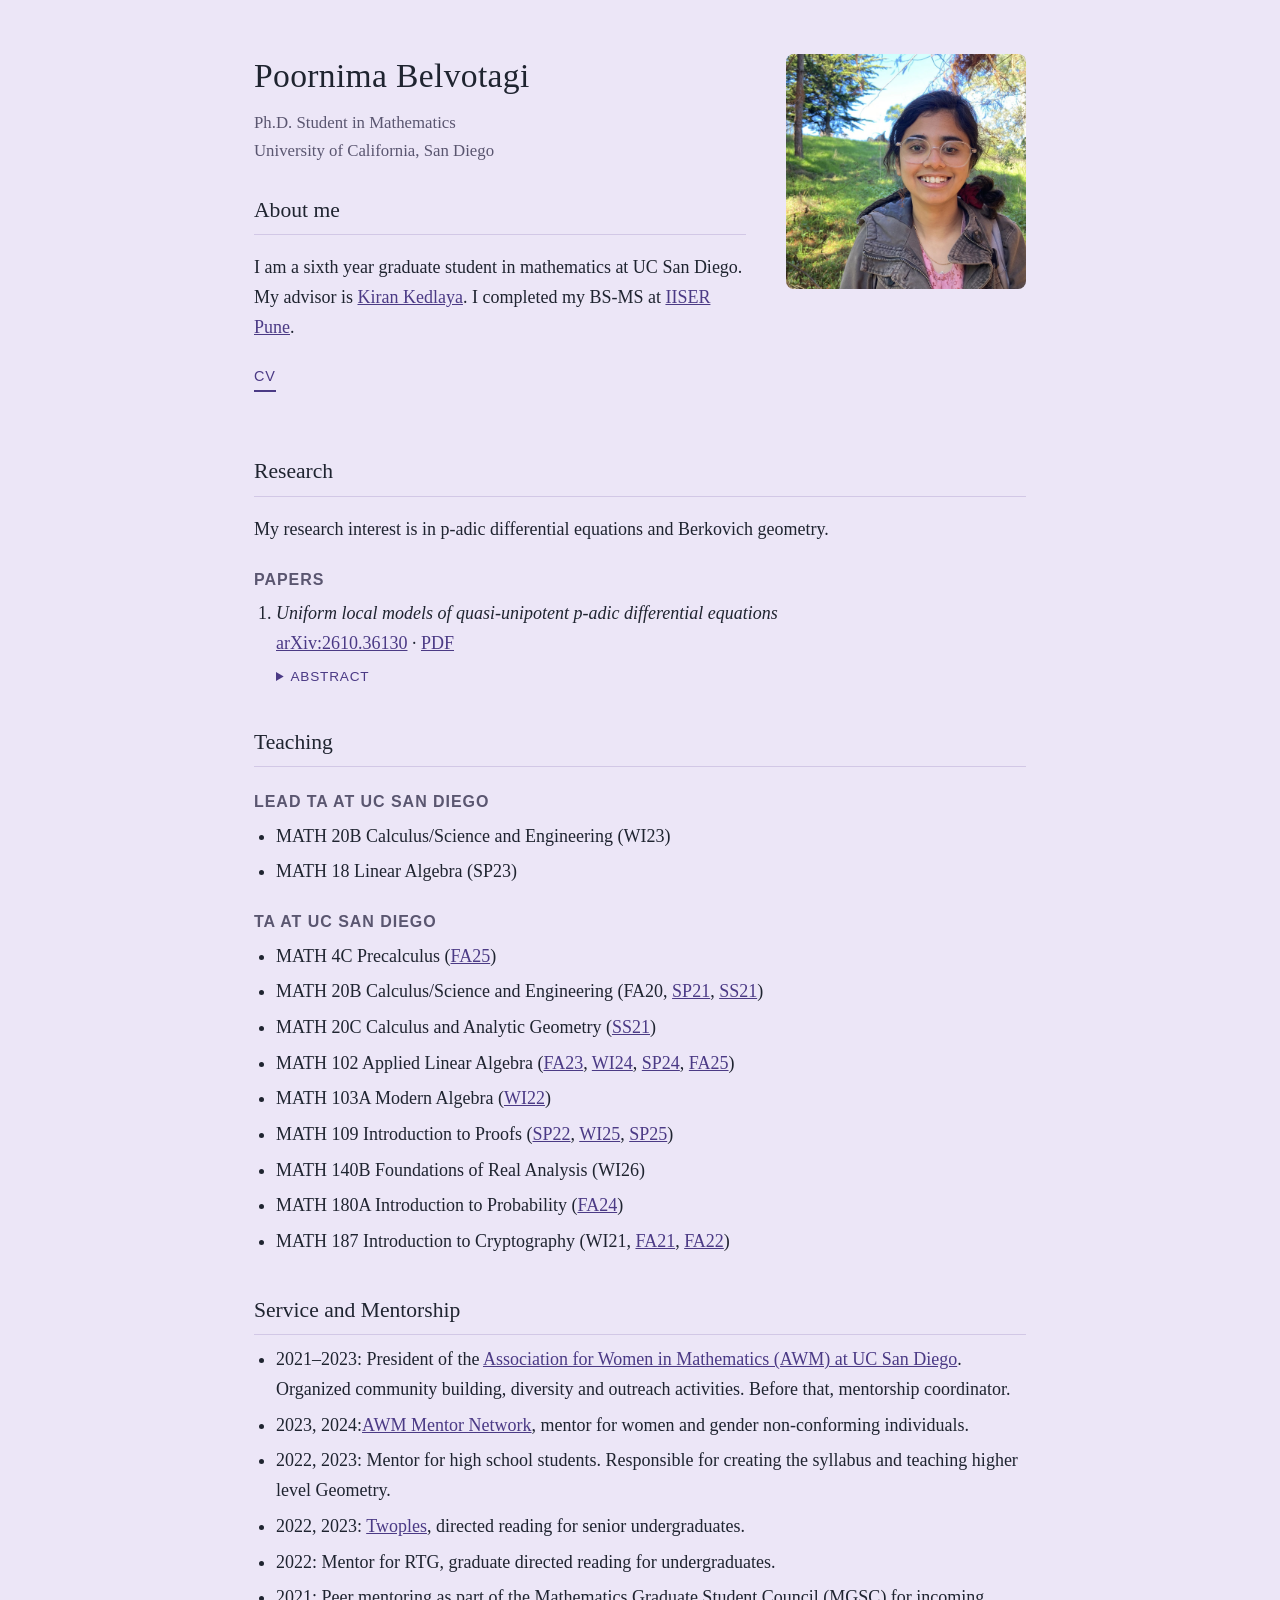
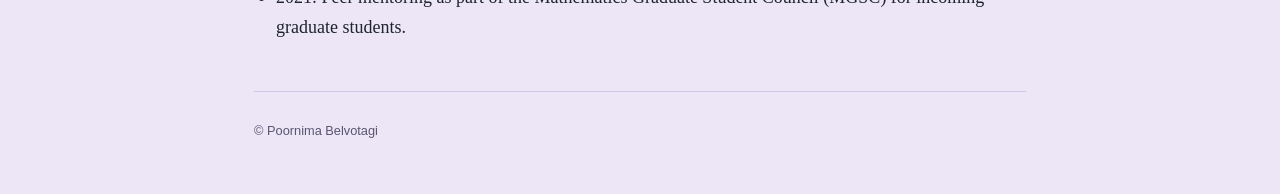
<file: index.html>
<!DOCTYPE html>
<html lang="en">
<head>
  <meta charset="utf-8">
  <meta name="viewport" content="width=device-width, initial-scale=1">
  <title>Poornima Belvotagi | Mathematics, UC San Diego</title>
  <meta name="description" content="Poornima Belvotagi is a graduate student in mathematics at UC San Diego working on p-adic differential equations and Berkovich geometry. Teaching and mentoring experience.">
  <link rel="canonical" href="https://pbelvotagi.github.io/">
  <link rel="stylesheet" href="style.css">
  <meta property="og:title" content="Poornima Belvotagi">
  <meta property="og:description" content="Graduate student in mathematics at UC San Diego. Research in p-adic differential equations and Berkovich geometry.">
  <meta property="og:type" content="website">
  <meta property="og:url" content="https://pbelvotagi.github.io/">
  <meta property="og:image" content="https://pbelvotagi.github.io/headshot.jpg">
</head>
<body>
  <div class="page">

    <section class="intro">
      <div class="intro-text">
        <h1>Poornima Belvotagi</h1>
        <p class="role">Ph.D. Student in Mathematics<br>University of California, San Diego</p>

        <h2 id="about">About me</h2>
        <p>I am a sixth year graduate student in mathematics at UC San Diego. My advisor is <a href="https://kskedlaya.org/">Kiran Kedlaya</a>. I completed my BS-MS at <a href="https://www.iiserpune.ac.in/">IISER Pune</a>.</p>

        <p class="links">
          <a href="cv.pdf">CV</a>        </p>
      </div>

      <img class="headshot" src="headshot.jpg" alt="Photo of Poornima Belvotagi" width="240">
    </section>

    <section>
      <h2 id="research">Research</h2>
      <p>My research interest is in p-adic differential equations and Berkovich geometry.</p>

      <h3>Papers</h3>
      <ol class="papers">
        <li>
          <em>Uniform local models of quasi-unipotent p-adic differential equations</em><br>
          <a href="https://arxiv.org/abs/2610.36130">arXiv:2610.36130</a> &middot; <a href="https://arxiv.org/pdf/2610.36130">PDF</a>
          <details>
            <summary>Abstract</summary>
            <p>We construct uniform analytic models of quasi-unipotent differential modules over Robba rings. For modules of rank at most r and highest ramification break at most b, the inner radius of the model annulus depends only on r,b and the residue characteristic p. At each radius, the model admits a basis, possibly depending on the radius, in which the connection matrix is bounded by a constant depending only on r,b,p. Both bounds are independent of the coefficient field, and these analytic models require no coefficient extension. A prescribed absolute Frobenius structure extends to such a bounded model with the same radius and connection bound. After a finite coefficient extension, we also realize quasi-constant modules, which carry the finite local monodromy, as differential direct summands of sums of pushforwards of rank-one modules, with uniformly bounded cover degrees and highest breaks of the inducing modules.</p>
          </details>
        </li>
      </ol>
    </section>

    <section>
      <h2 id="teaching">Teaching</h2>

      <h3>Lead TA at UC San Diego</h3>
      <ul>
        <li>MATH 20B Calculus/Science and Engineering (WI23)</li>
        <li>MATH 18 Linear Algebra (SP23)</li>
      </ul>

      <h3>TA at UC San Diego</h3>
      <ul>
        <li>MATH 4C Precalculus (<a href="math4c-fa25.pdf">FA25</a>)</li>
        <li>MATH 20B Calculus/Science and Engineering (FA20, <a href="math20b-sp21.pdf">SP21</a>, <a href="math20b-ss21.pdf">SS21</a>)</li>
        <li>MATH 20C Calculus and Analytic Geometry (<a href="math20c-ss21.pdf">SS21</a>)</li>
        <li>MATH 102 Applied Linear Algebra (<a href="math102-fa23.pdf">FA23</a>, <a href="math102-wi24.pdf">WI24</a>, <a href="math102-sp24.pdf">SP24</a>, <a href="math102-fa25.pdf">FA25</a>)</li>
        <li>MATH 103A Modern Algebra (<a href="math103a-wi22.pdf">WI22</a>)</li>
        <li>MATH 109 Introduction to Proofs (<a href="math109-sp22.pdf">SP22</a>, <a href="math109-wi25.pdf">WI25</a>, <a href="math109-sp25.pdf">SP25</a>)</li>
        <li>MATH 140B Foundations of Real Analysis (WI26)</li>
        <li>MATH 180A Introduction to Probability (<a href="math180a-fa24.pdf">FA24</a>)</li>
        <li>MATH 187 Introduction to Cryptography (WI21, <a href="math187a-fa21.pdf">FA21</a>, <a href="math187a-fa22.pdf">FA22</a>)</li>
      </ul>
    </section>

    <section>
      <h2 id="service">Service and Mentorship</h2>
      <ul>
        <li>2021&ndash;2023: President of the <a href="https://mathweb.ucsd.edu/~awm/">Association for Women in Mathematics (AWM) at UC San Diego</a>. Organized community building, diversity and outreach activities. Before that, mentorship coordinator.</li>
        <li>2023, 2024:<a href="https://awm-math.org/programs/mentor-network/">AWM Mentor Network</a>, mentor for women and gender non-conforming individuals.</li>
        <li>2022, 2023: Mentor for high school students. Responsible for creating the syllabus and teaching higher level Geometry.</li>
        <li>2022, 2023: <a href="https://sites.google.com/view/twoples/home">Twoples</a>, directed reading for senior undergraduates.</li>
        <li>2022: Mentor for RTG, graduate directed reading for undergraduates.</li>
        <li>2021: Peer mentoring as part of the Mathematics Graduate Student Council (MGSC) for incoming graduate students.</li>
      </ul>
    </section>

    <footer>
      <p>&copy; Poornima Belvotagi</p>
    </footer>
  </div>
</body>
</html>
</file>
<file: style.css>
:root {
  --bg: #ece6f7;
  --text: #1f2430;
  --muted: #5a5670;
  --accent: #4b3a85;
  --rule: #d2c8e6;
}

@media (prefers-color-scheme: dark) {
  :root {
    --bg: #1a1724;
    --text: #e8e6ee;
    --muted: #a9a5bb;
    --accent: #b9a6ee;
    --rule: #2e2940;
  }
}

* { box-sizing: border-box; }

body {
  margin: 0;
  background: var(--bg);
  color: var(--text);
  font-family: Georgia, "Times New Roman", serif;
  line-height: 1.65;
  font-size: 18px;
}

.page {
  max-width: 820px;
  margin: 0 auto;
  padding: 48px 24px 40px;
}

/* Intro: text on the left, headshot on the right */
.intro {
  display: grid;
  grid-template-columns: 1fr 240px;
  gap: 40px;
  align-items: start;
  padding-bottom: 8px;
}

.headshot {
  width: 240px;
  height: auto;
  border-radius: 8px;
  display: block;
  margin-top: 6px;
}

h1 {
  font-size: 2.1rem;
  font-weight: normal;
  margin: 0 0 6px;
  letter-spacing: 0.01em;
}

.role {
  margin: 0 0 8px;
  color: var(--muted);
  font-size: 1.05rem;
}

h2 {
  font-size: 1.35rem;
  font-weight: normal;
  margin: 36px 0 10px;
  padding-bottom: 6px;
  border-bottom: 1px solid var(--rule);
}

.intro h2 { margin-top: 28px; }

h3 {
  font-size: 1rem;
  margin: 22px 0 6px;
  font-family: -apple-system, "Segoe UI", Helvetica, Arial, sans-serif;
  text-transform: uppercase;
  letter-spacing: 0.06em;
  color: var(--muted);
}

a { color: var(--accent); }

.links a {
  display: inline-block;
  margin-right: 18px;
  font-family: -apple-system, "Segoe UI", Helvetica, Arial, sans-serif;
  font-size: 0.9rem;
  text-transform: uppercase;
  letter-spacing: 0.06em;
  text-decoration: none;
  border-bottom: 2px solid var(--accent);
  padding-bottom: 2px;
}

ul { padding-left: 22px; margin-top: 6px; }
ol.papers { padding-left: 22px; margin-top: 6px; }

details { margin-top: 8px; }

summary {
  cursor: pointer;
  color: var(--accent);
  font-family: -apple-system, "Segoe UI", Helvetica, Arial, sans-serif;
  font-size: 0.85rem;
  text-transform: uppercase;
  letter-spacing: 0.06em;
}

details p {
  margin: 10px 0 4px;
  padding: 4px 0 4px 16px;
  border-left: 3px solid var(--accent);
  font-size: 0.95rem;
}
li { margin-bottom: 6px; }

footer {
  margin-top: 48px;
  padding-top: 16px;
  border-top: 1px solid var(--rule);
  color: var(--muted);
  font-family: -apple-system, "Segoe UI", Helvetica, Arial, sans-serif;
  font-size: 0.8rem;
}

/* On narrow screens, put the photo above the text */
@media (max-width: 640px) {
  body { font-size: 17px; }
  .page { padding-top: 32px; }
  .intro {
    grid-template-columns: 1fr;
    gap: 20px;
  }
  .headshot {
    order: -1;
    width: 180px;
  }
}
</file>
